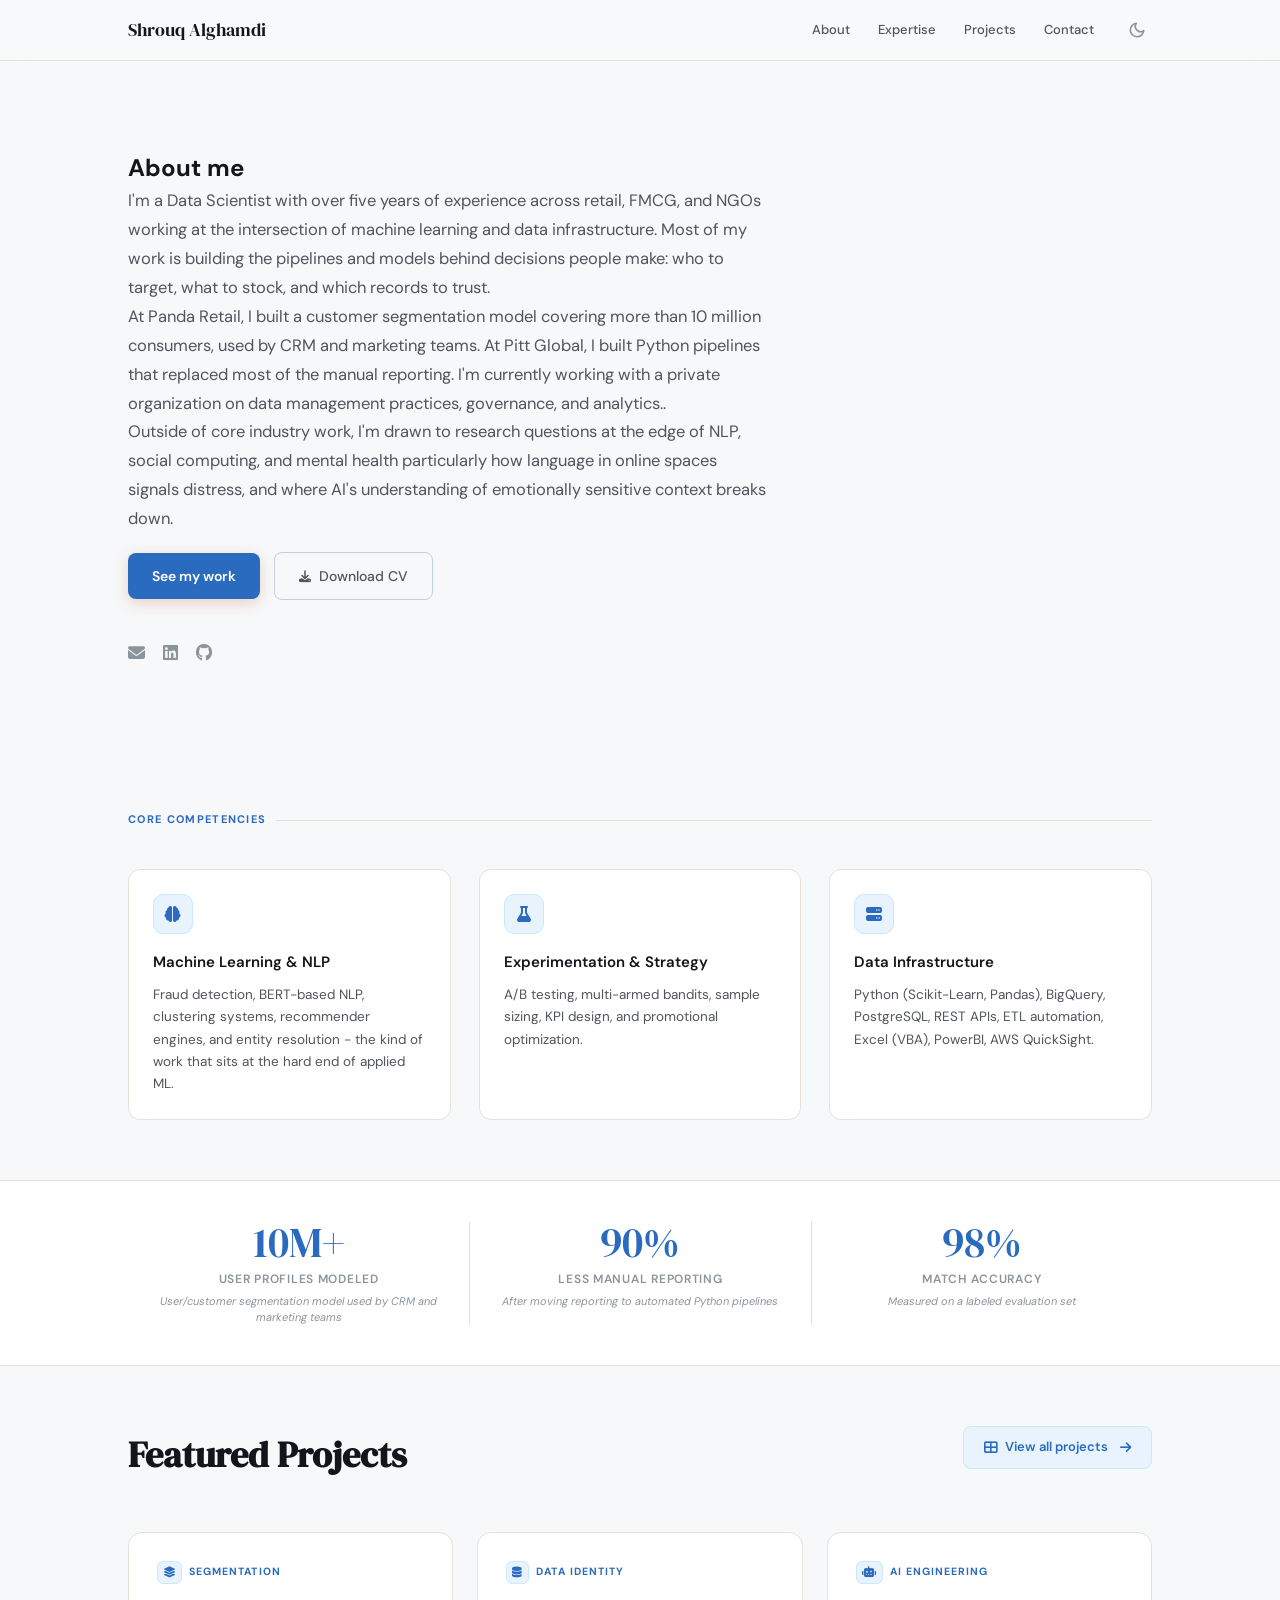
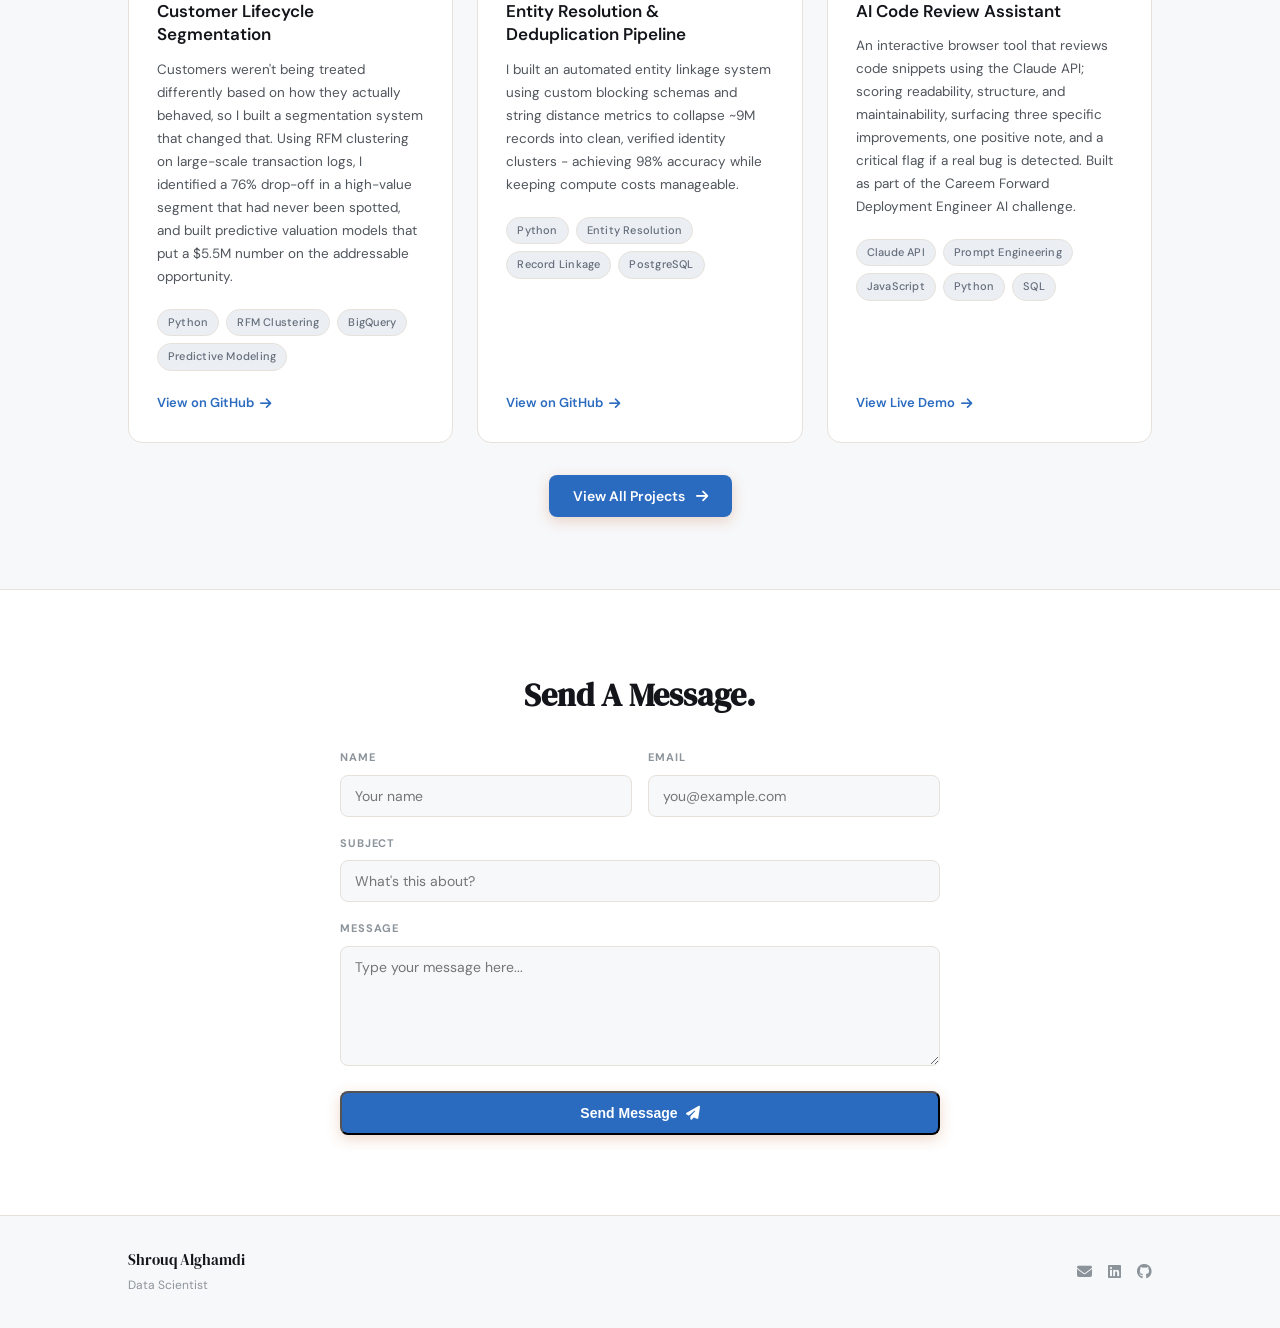
<file: index.html>
<!DOCTYPE html>
<html lang="en" data-theme="light">
<head>
  <script>
    (function () {
      const saved = localStorage.getItem('portfolio-theme');
      document.documentElement.setAttribute('data-theme', saved || 'light');
    })();
  </script>
  <meta charset="UTF-8" />
  <meta name="viewport" content="width=device-width, initial-scale=1.0" />
  <title>Shrouq Alghamdi - Portfolio</title>

  <link rel="preconnect" href="https://fonts.googleapis.com" />
  <link rel="preconnect" href="https://fonts.gstatic.com" crossorigin />
  <link href="https://fonts.googleapis.com/css2?family=DM+Serif+Display:ital@0;1&family=DM+Sans:ital,opsz,wght@0,9..40,300;0,9..40,400;0,9..40,500;0,9..40,600;1,9..40,300&display=swap" rel="stylesheet" />
  <link rel="stylesheet" href="https://cdnjs.cloudflare.com/ajax/libs/font-awesome/6.4.0/css/all.min.css" />

  <style>
    /* ── Tokens ────────────────────────────────────────────────────── */
    :root {
      --bg:          #f7f8fa;
      --bg-surface:  #ffffff;
      --bg-tint:     #e8ecf0;
      --nav-bg:      rgba(247, 249, 250, 0.88);
      --text:        #14151a;
      --text-2:      #50555c;
      --text-3:      #8c949b;
      --accent:      #2a6bc0;
      --accent-2:    #3e81e0;
      --accent-pale: #e8f3fd;
      --accent-pale2:#c8eaf9;
      --border:      #e6e1da;
      --border-2:    #c5cfd5;
      --card:        #ffffff;
      --card-hover:  #f7fbff;
      --tag-bg:      #ebeff4;
      --tag-text:    #656d7a;
    }
    [data-theme="dark"] {
      --bg:          #101114;
      --bg-surface:  #16181c;
      --bg-tint:     #1c1e22;
      --nav-bg:      rgba(16, 17, 20, 0.88);
      --text:        #e6eaf0;
      --text-2:      #a1a7b5;
      --text-3:      #59606b;
      --accent:      #3e81e0;
      --accent-2:    #5aa0f0;
      --accent-pale: #161f2a;
      --accent-pale2:#182235;
      --border:      #25282e;
      --border-2:    #30353d;
      --card:        #16171c;
      --card-hover:  #1c1e22;
      --tag-bg:      #20202a;
      --tag-text:    #848e9b;
    }

    /* ── Reset ────────────────────────────────────────────────────── */
    *, *::before, *::after { box-sizing: border-box; margin: 0; padding: 0; }
    html { scroll-behavior: smooth; }
    body {
      font-family: 'DM Sans', sans-serif;
      background: var(--bg);
      color: var(--text);
      line-height: 1.6;
      transition: background .3s, color .3s;
      -webkit-font-smoothing: antialiased;
    }
    a { color: inherit; text-decoration: none; }
    img { display: block; max-width: 100%; }

    /* ── Utility ──────────────────────────────────────────────────── */
    .serif { font-family: 'DM Serif Display', serif; }
    .accent { color: var(--accent); }
    .container { max-width: 1080px; margin: 0 auto; padding: 0 28px; }
    .tag {
      display: inline-flex; align-items: center; gap: 5px;
      padding: 4px 10px; border-radius: 20px;
      background: var(--tag-bg); color: var(--tag-text);
      font-size: 11px; font-weight: 500; letter-spacing: .02em;
      border: 1px solid var(--border);
    }

    /* ── Nav ──────────────────────────────────────────────────────── */
    nav {
      position: sticky; top: 0; z-index: 100;
      background: var(--nav-bg);
      backdrop-filter: blur(14px);
      border-bottom: 1px solid var(--border);
      transition: background .3s, border-color .3s;
    }
    .nav-inner {
      max-width: 1080px; margin: 0 auto; padding: 0 28px;
      height: 60px; display: flex; align-items: center; justify-content: space-between;
    }
    .nav-brand { font-family: 'DM Serif Display', serif; font-size: 18px; color: var(--text); }
    .nav-links { display: flex; align-items: center; gap: 28px; }
    .nav-links a {
      font-size: 13px; font-weight: 500; color: var(--text-2);
      transition: color .2s;
    }
    .nav-links a:hover { color: var(--accent); }
    .nav-cv {
      padding: 7px 16px; border-radius: 6px;
      background: var(--accent); color: #fff !important;
      font-size: 12px !important; font-weight: 600 !important;
      transition: background .2s, transform .15s !important;
    }
    .nav-cv:hover { background: var(--accent-2) !important; transform: translateY(-1px); }
    #theme-btn {
      background: none; border: none; cursor: pointer;
      color: var(--text-3); padding: 6px; border-radius: 6px;
      transition: color .2s, background .2s;
      display: flex; align-items: center;
    }
    #theme-btn:hover { color: var(--accent); background: var(--bg-tint); }
    .hamburger {
      display: none; background: none; border: none;
      cursor: pointer; color: var(--text-2); padding: 6px;
    }

    /* ── Hero layout ──────────────────────────────────────────────── */
    .hero-inner {
      display: grid;
      grid-template-columns: 1fr 280px;
      gap: 56px;
      align-items: center;
    }
    .hero-photo-col { display: flex; justify-content: center; align-items: flex-start; }
    .hero-photo-frame {
      width: 240px; height: 280px;
      border-radius: 20px;
      overflow: hidden;
      border: 3px solid var(--accent-pale2);
      box-shadow: 0 20px 48px rgba(192,98,42,.15), 0 0 0 8px var(--accent-pale);
      background: var(--bg-tint);
      position: relative;
      flex-shrink: 0;
    }
    .hero-photo-frame img {
      width: 100%; height: 100%; object-fit: cover; object-position: top center;
    }
    .photo-fallback {
      display: none;
      flex-direction: column; align-items: center; justify-content: center;
      gap: 12px; width: 100%; height: 100%;
      color: var(--text-3); font-size: 12px; text-align: center; line-height: 1.5;
    }
    .photo-fallback i { font-size: 40px; color: var(--border-2); }
    @media (max-width: 860px) {
      .hero-inner { grid-template-columns: 1fr; }
      .hero-photo-col { order: -1; }
      .hero-photo-frame { width: 120px; height: 140px; border-radius: 14px; }
    }
    /* ── Hero ─────────────────────────────────────────────────────── */
    .hero { padding: 88px 0 64px; }
    .hero-eyebrow {
      display: inline-flex; align-items: center; gap: 8px;
      padding: 6px 14px; border-radius: 20px;
      background: var(--accent-pale); border: 1px solid var(--accent-pale2);
      color: var(--accent); font-size: 12px; font-weight: 600;
      letter-spacing: .05em; text-transform: uppercase;
      margin-bottom: 28px;
    }
    .hero-eyebrow .dot {
      width: 7px; height: 7px; border-radius: 50%;
      background: var(--accent); animation: pulse 2s infinite;
    }
    @keyframes pulse {
      0%, 100% { opacity: 1; transform: scale(1); }
      50% { opacity: .5; transform: scale(.8); }
    }
    .hero h1 {
      font-family: 'DM Serif Display', serif;
      font-size: clamp(38px, 6vw, 64px);
      line-height: 1.1; color: var(--text); margin-bottom: 28px;
    }
    .hero h1 em { font-style: italic; color: var(--accent); }
    .hero-bio {
      max-width: 640px; font-size: 16.5px; color: var(--text-2);
      line-height: 1.75; margin-bottom: 18px;
    }
    .hero-aside {
      max-width: 580px; font-size: 14px; color: var(--text-3);
      font-style: italic; margin-bottom: 36px; line-height: 1.65;
    }
    .hero-aside i { color: var(--accent); margin-right: 6px; }
    .hero-actions { display: flex; flex-wrap: wrap; gap: 14px; align-items: center; margin-bottom: 40px; }
    .btn-primary {
      padding: 12px 24px; background: var(--accent); color: #fff;
      border-radius: 8px; font-weight: 600; font-size: 14px;
      transition: background .2s, transform .15s, box-shadow .2s;
      box-shadow: 0 4px 14px rgba(192,98,42,.25);
    }
    .btn-primary:hover { background: var(--accent-2); transform: translateY(-2px); box-shadow: 0 6px 20px rgba(192,98,42,.35); }
    .btn-outline {
      padding: 12px 24px; background: transparent; color: var(--text-2);
      border: 1px solid var(--border-2); border-radius: 8px;
      font-weight: 500; font-size: 14px; transition: border-color .2s, color .2s, transform .15s;
    }
    .btn-outline:hover { border-color: var(--accent); color: var(--accent); transform: translateY(-2px); }
    .hero-social { display: flex; align-items: center; gap: 18px; }
    .hero-social a {
      font-size: 17px; color: var(--text-3);
      transition: color .2s, transform .2s;
    }
    .hero-social a:hover { color: var(--accent); transform: translateY(-2px); }
    .hero-location {
      display: flex; align-items: center; gap: 6px;
      font-size: 12px; color: var(--text-3); font-weight: 500;
      padding: 5px 12px; border-radius: 20px;
      background: var(--bg-tint); border: 1px solid var(--border);
    }
    .hero-location i { color: var(--accent); }
    .btn-view-all {
      display: inline-flex; align-items: center; gap: 8px;
      padding: 10px 20px; border-radius: 8px;
      background: var(--accent-pale); border: 1px solid var(--accent-pale2);
      color: var(--accent); font-size: 13px; font-weight: 600;
      transition: background .2s, border-color .2s, transform .15s;
    }
    .btn-view-all:hover {
      background: var(--accent); color: #fff;
      transform: translateY(-2px);
    }

    /* ── Stats strip ──────────────────────────────────────────────── */
    .stats-strip {
      background: var(--bg-surface); border-top: 1px solid var(--border);
      border-bottom: 1px solid var(--border);
      padding: 40px 0; transition: background .3s;
    }
    .stats-grid {
      display: grid; grid-template-columns: repeat(3,1fr);
      gap: 0; text-align: center;
    }
    .stat-item { padding: 0 24px; }
    .stat-item + .stat-item { border-left: 1px solid var(--border); }
    .stat-num {
      font-family: 'DM Serif Display', serif;
      font-size: 42px; color: var(--accent); line-height: 1;
      margin-bottom: 8px;
    }
    .stat-label {
      font-size: 12px; font-weight: 600; color: var(--text-3);
      text-transform: uppercase; letter-spacing: .06em; line-height: 1.4;
      margin-bottom: 6px;
    }
    .stat-note {
      font-size: 11px; color: var(--text-3); font-style: italic;
      line-height: 1.4;
    }

    /* ── Skills ───────────────────────────────────────────────────── */
    .skills { padding: 80px 0 60px; }
    .section-label {
      font-size: 11px; font-weight: 700; letter-spacing: .12em;
      text-transform: uppercase; color: var(--accent); margin-bottom: 40px;
      display: flex; align-items: center; gap: 10px;
    }
    .section-label::after {
      content: ''; flex: 1; height: 1px; background: var(--border);
    }
    .skills-grid { display: grid; grid-template-columns: repeat(3,1fr); gap: 28px; }
    .skill-card {
      background: var(--card); border: 1px solid var(--border);
      border-radius: 12px; padding: 24px;
      transition: border-color .25s, transform .25s, box-shadow .25s;
    }
    .skill-card:hover {
      border-color: var(--accent-pale2); transform: translateY(-3px);
      box-shadow: 0 8px 24px rgba(0,0,0,.06);
    }
    .skill-icon {
      width: 40px; height: 40px; border-radius: 10px;
      background: var(--accent-pale); border: 1px solid var(--accent-pale2);
      display: flex; align-items: center; justify-content: center;
      color: var(--accent); font-size: 16px; margin-bottom: 16px;
    }
    .skill-card h3 { font-size: 15px; font-weight: 600; color: var(--text); margin-bottom: 10px; }
    .skill-card p { font-size: 13.5px; color: var(--text-2); line-height: 1.65; }

    /* ── Portfolio ────────────────────────────────────────────────── */
    .portfolio { padding: 60px 0 80px; }
    .portfolio-header {
      display: flex; align-items: flex-start; justify-content: space-between;
      gap: 20px; margin-bottom: 48px; flex-wrap: wrap;
    }
    .portfolio-header h2 {
      font-family: 'DM Serif Display', serif;
      font-size: clamp(26px, 4vw, 36px); color: var(--text);
    }
    .projects-grid { display: grid; grid-template-columns: repeat(3,1fr); gap: 24px; }

    @media (max-width: 980px) and (min-width: 861px) {
      .projects-grid { grid-template-columns: repeat(2,1fr); }
    }

    .project-card {
      background: var(--card); border: 1px solid var(--border);
      border-radius: 14px; padding: 28px;
      display: flex; flex-direction: column; justify-content: space-between;
      transition: border-color .25s, box-shadow .25s, transform .25s, background .25s;
      position: relative; overflow: hidden;
    }
    .project-card::before {
      content: ''; position: absolute; top: 0; left: 0;
      width: 3px; height: 100%; background: transparent;
      transition: background .25s;
    }
    .project-card:hover {
      border-color: var(--accent-pale2); background: var(--card-hover);
      transform: translateY(-4px);
      box-shadow: 0 12px 32px rgba(0,0,0,.07);
    }
    .project-card:hover::before { background: var(--accent); }

    .project-card.full-width { grid-column: span 2; }

    .card-eyebrow {
      display: flex; align-items: center; justify-content: space-between;
      margin-bottom: 16px; gap: 10px; flex-wrap: wrap;
    }
    .card-category {
      display: flex; align-items: center; gap: 7px;
      font-size: 10.5px; font-weight: 700; letter-spacing: .1em;
      text-transform: uppercase; color: var(--accent);
    }
    .card-category i {
      padding: 5px; border-radius: 6px;
      background: var(--accent-pale); border: 1px solid var(--accent-pale2);
      font-size: 11px;
    }
    .nda-badge {
      display: flex; align-items: center; gap: 5px;
      font-size: 10px; font-weight: 600; color: var(--text-3);
      padding: 3px 8px; border-radius: 4px;
      background: var(--bg-tint); border: 1px solid var(--border);
    }
    .project-card h3 {
      font-size: 17px; font-weight: 600; color: var(--text);
      margin-bottom: 12px; line-height: 1.4;
      transition: color .2s;
    }
    .project-card:hover h3 { color: var(--accent); }
    .project-card p {
      font-size: 13.5px; color: var(--text-2); line-height: 1.7;
      margin-bottom: 20px;
    }
    .project-img-wrap {
      border-radius: 8px; overflow: hidden;
      border: 1px solid var(--border); margin-bottom: 20px;
      aspect-ratio: 16/9; background: var(--bg-tint);
    }
    .project-img-wrap img {
      width: 100%; height: 100%; object-fit: cover;
      transition: transform .5s;
    }
    .project-card:hover .project-img-wrap img { transform: scale(1.03); }
    .img-caption {
      font-size: 10px; font-weight: 600; letter-spacing: .06em;
      text-transform: uppercase; color: var(--text-3); margin-bottom: 8px;
    }

    .card-footer { margin-top: auto; }
    .tags { display: flex; flex-wrap: wrap; gap: 7px; margin-bottom: 18px; }
    .card-link {
      display: inline-flex; align-items: center; gap: 6px;
      font-size: 13px; font-weight: 600; color: var(--accent);
      transition: gap .2s, color .2s;
    }
    .card-link:hover { gap: 10px; color: var(--accent-2); }
    .card-link-disabled {
      display: inline-flex; align-items: center; gap: 6px;
      font-size: 13px; font-weight: 500; color: var(--text-3);
      cursor: default;
    }
    .nda-note {
      font-size: 12px; color: var(--text-3); font-style: italic;
      margin-bottom: 14px; line-height: 1.55;
      padding: 10px 14px; border-radius: 6px;
      background: var(--bg-tint); border: 1px solid var(--border);
    }

    /* ── Contact ──────────────────────────────────────────────────── */
    .contact {
      background: var(--bg-surface); border-top: 1px solid var(--border);
      padding: 80px 0; transition: background .3s;
    }
    .contact-inner {
      display: grid; grid-template-columns: 1fr 1.4fr; gap: 64px; align-items: start;
    }
    .contact-left h2 {
      font-family: 'DM Serif Display', serif;
      font-size: 32px; color: var(--text); margin-bottom: 16px; line-height: 1.25;
    }
    .contact-left p { font-size: 14px; color: var(--text-2); line-height: 1.7; margin-bottom: 28px; }
    .contact-links { display: flex; flex-direction: column; gap: 12px; }
    .contact-link-item {
      display: flex; align-items: center; gap: 12px;
      font-size: 13.5px; color: var(--text-2);
      transition: color .2s;
    }
    .contact-link-item:hover { color: var(--accent); }
    .contact-link-item i {
      width: 34px; height: 34px; border-radius: 8px;
      background: var(--accent-pale); border: 1px solid var(--accent-pale2);
      display: flex; align-items: center; justify-content: center;
      color: var(--accent); font-size: 13px; flex-shrink: 0;
    }
    .form-group { margin-bottom: 18px; }
    .form-group label {
      display: block; font-size: 11px; font-weight: 700;
      letter-spacing: .08em; text-transform: uppercase;
      color: var(--text-3); margin-bottom: 8px;
    }
    .form-group input,
    .form-group textarea {
      width: 100%; padding: 11px 14px;
      background: var(--bg); border: 1px solid var(--border);
      border-radius: 8px; font-family: 'DM Sans', sans-serif;
      font-size: 14px; color: var(--text);
      transition: border-color .2s, box-shadow .2s;
      outline: none;
    }
    .form-group input:focus,
    .form-group textarea:focus {
      border-color: var(--accent);
      box-shadow: 0 0 0 3px rgba(192,98,42,.12);
    }
    .form-group textarea { resize: vertical; min-height: 120px; }
    .form-row { display: grid; grid-template-columns: 1fr 1fr; gap: 16px; }
    .form-status {
      display: none; font-size: 13px; font-weight: 500;
      padding: 10px 14px; border-radius: 6px; margin-top: 12px;
    }
    .form-status.success { 
      display: block;
      background: #f0faf4; color: #166534; border: 1px solid #bbf7d0;
    }
    .form-status.error { 
      display: block;
      background: #fff1f2; color: #9f1239; border: 1px solid #fecdd3;
    }
    [data-theme="dark"] .form-status.success {
      background: #052e16; color: #86efac; border-color: #166534;
    }
    [data-theme="dark"] .form-status.error {
      background: #2d0a10; color: #fca5a5; border-color: #9f1239;
    }

    /* ── Footer ───────────────────────────────────────────────────── */
    footer {
      background: var(--bg); border-top: 1px solid var(--border);
      padding: 32px 0; transition: background .3s;
    }
    .footer-inner {
      display: flex; align-items: center; justify-content: space-between;
      flex-wrap: wrap; gap: 16px;
    }
    .footer-name { font-family: 'DM Serif Display', serif; font-size: 15px; color: var(--text); }
    .footer-copy { font-size: 12px; color: var(--text-3); }
    .footer-links { display: flex; gap: 16px; }
    .footer-links a { font-size: 15px; color: var(--text-3); transition: color .2s; }
    .footer-links a:hover { color: var(--accent); }

    /* ── Mobile nav ───────────────────────────────────────────────── */
    @media (max-width: 768px) {
      .hamburger { display: flex; }
      .nav-desktop { display: none; }
      .nav-desktop.open {
        display: flex; flex-direction: column; gap: 0;
        position: absolute; top: 60px; left: 0; right: 0;
        background: var(--nav-bg); backdrop-filter: blur(14px);
        border-bottom: 1px solid var(--border);
        padding: 8px 0;
      }
      .nav-desktop.open a {
        padding: 12px 28px; display: block;
        border-bottom: 1px solid var(--border);
      }
      .nav-desktop.open .nav-cv { margin: 12px 28px; display: inline-flex; }
      .nav-links { flex-direction: column; width: 100%; gap: 0; }
      nav { position: sticky; }
    }
    @media (max-width: 860px) {
      .skills-grid { grid-template-columns: 1fr; }
      .projects-grid { grid-template-columns: 1fr; }
      .project-card.full-width { grid-column: span 1; }
      .stats-grid { grid-template-columns: 1fr; }
      .stat-item + .stat-item { border-left: none; border-top: 1px solid var(--border); padding-top: 24px; margin-top: 24px; }
      .contact-inner { grid-template-columns: 1fr; gap: 40px; }
      .form-row { grid-template-columns: 1fr; }
    }
    @media (max-width: 540px) {
      .hero { padding: 56px 0 48px; }
      .hero h1 { font-size: 34px; }
      .nav-brand { font-size: 16px; }
    }

    /* ── Scroll reveal ────────────────────────────────────────────── */
    html.js-reveal-ready .reveal { opacity: 0; transform: translateY(22px); transition: opacity .6s, transform .6s; }
    html.js-reveal-ready .reveal.visible { opacity: 1; transform: none; }
  </style>
</head>
<body>

<!-- NAV -->
<nav>
  <div class="nav-inner">
    <span class="nav-brand">Shrouq Alghamdi</span>
    <button class="hamburger" id="hamburger" aria-label="Toggle menu">
      <i class="fas fa-bars"></i>
    </button>
    <div class="nav-links nav-desktop" id="nav-desktop">
      <a href="#about">About</a>
      <a href="#skills">Expertise</a>
      <a href="projects-page.html">Projects</a>
      <a href="#contact">Contact</a>
      <!--<a href="shrouq_alghamdi_resume.pdf" download class="nav-cv"><i class="fas fa-download" style="margin-right:6px;font-size:11px"></i>Download CV</a>-->
      <button id="theme-btn" aria-label="Toggle theme">
        <svg id="icon-sun" style="display:none" width="18" height="18" fill="none" stroke="currentColor" stroke-width="2.2" stroke-linecap="round" stroke-linejoin="round" viewBox="0 0 24 24"><circle cx="12" cy="12" r="5"/><line x1="12" y1="1" x2="12" y2="3"/><line x1="12" y1="21" x2="12" y2="23"/><line x1="4.22" y1="4.22" x2="5.64" y2="5.64"/><line x1="18.36" y1="18.36" x2="19.78" y2="19.78"/><line x1="1" y1="12" x2="3" y2="12"/><line x1="21" y1="12" x2="23" y2="12"/><line x1="4.22" y1="19.78" x2="5.64" y2="18.36"/><line x1="18.36" y1="5.64" x2="19.78" y2="4.22"/></svg>
        <svg id="icon-moon" width="18" height="18" fill="none" stroke="currentColor" stroke-width="2.2" stroke-linecap="round" stroke-linejoin="round" viewBox="0 0 24 24"><path d="M21 12.79A9 9 0 1 1 11.21 3 7 7 0 0 0 21 12.79z"/></svg>
      </button>
    </div>
  </div>
</nav>

<!-- HERO -->
<section id="about" class="hero">
  <div class="container">
    <div class="hero-inner">
      <div class="hero-text">
        <!--<div class="hero-eyebrow reveal">
          <span class="dot"></span>
          Open to new opportunities
        </div>-->
        <h2 class="reveal" style="transition-delay:.07s">
          About me
        </h2>
        <p class="hero-bio reveal" style="transition-delay:.14s">
          I'm a Data Scientist with over five years of experience across retail, FMCG, and NGOs working at the intersection of machine learning and data infrastructure. Most of my work is building the pipelines and models behind decisions people make: who to target, what to stock, and which records to trust.
          <br>At Panda Retail, I built a customer segmentation model covering more than 10 million consumers, used by CRM and marketing teams. At Pitt Global, I built Python pipelines that replaced most of the manual reporting. I'm currently working with a private organization on data management practices, governance, and analytics..
          <br>Outside of core industry work, I'm drawn to research questions at the edge of NLP, social computing, and mental health particularly how language in online spaces signals distress, and where AI's understanding of emotionally sensitive context breaks down.
          <!--<br>I care about the engineering as much as the insight it produces: rigorous, thoughtful data work that speaks truth about human experience, not just optimizes a funnel.-->
        </p>
        <div class="hero-actions reveal" style="transition-delay:.22s">
          <a href="#portfolio" class="btn-primary">See my work</a>
          <a href="shrouq_alghamdi_resume.pdf" download class="btn-outline"><i class="fas fa-download" style="margin-right:8px;font-size:12px"></i>Download CV</a>
        </div>
        <div class="hero-social reveal" style="transition-delay:.26s">
          <a href="mailto:shrouq.ghamdi.ds@gmail.com" title="Email"><i class="fas fa-envelope"></i></a>
          <a href="https://linkedin.com/in/shrouq-alghamdi" target="_blank" rel="noopener" title="LinkedIn"><i class="fab fa-linkedin"></i></a>
          <a href="https://github.com/shrouqgh" target="_blank" rel="noopener" title="GitHub"><i class="fab fa-github"></i></a>
          <!--<span class="hero-location"><i class="fas fa-map-marker-alt"></i> US &amp; Saudi Arabia</span>-->
        </div>
      </div>
      <!--<div class="hero-photo-col reveal" style="transition-delay:.1s">
        <div class="hero-photo-frame">
          <img src="images/personal-photo.jpg"
               onerror="this.style.display='none';this.nextElementSibling.style.display='flex'" />
          <div class="photo-fallback">
            <i class="fas fa-user"></i>
            <span>Add photo</span>
          </div>
        </div>-->
      </div>
    </div>
  </div>
</section>

<!-- SKILLS -->
<section id="skills" class="skills">
  <div class="container">
    <div class="section-label reveal">Core Competencies</div>
    <div class="skills-grid">
      <div class="skill-card reveal">
        <div class="skill-icon"><i class="fas fa-brain"></i></div>
        <h3>Machine Learning &amp; NLP</h3>
        <p>Fraud detection, BERT-based NLP, clustering systems, recommender engines, and entity resolution - the kind of work that sits at the hard end of applied ML.</p>
      </div>
      <div class="skill-card reveal" style="transition-delay:.08s">
        <div class="skill-icon"><i class="fas fa-flask"></i></div>
        <h3>Experimentation &amp; Strategy</h3>
        <p>A/B testing, multi-armed bandits, sample sizing, KPI design, and promotional optimization.</p>
      </div>
      <div class="skill-card reveal" style="transition-delay:.16s">
        <div class="skill-icon"><i class="fas fa-server"></i></div>
        <h3>Data Infrastructure</h3>
        <p>Python (Scikit-Learn, Pandas), BigQuery, PostgreSQL, REST APIs, ETL automation, Excel (VBA), PowerBI, AWS QuickSight.</p>
      </div>
    </div>
  </div>
</section>

<!-- STATS -->
<div class="stats-strip">
  <div class="container">
    <div class="stats-grid">
      <div class="stat-item reveal">
        <div class="stat-num">10M+</div>
        <div class="stat-label">User Profiles Modeled</div>
        <div class="stat-note">User/customer segmentation model used by CRM and marketing teams</div>
      </div>
<!--      <div class="stat-item reveal" style="transition-delay:.08s">
        <div class="stat-num">$5.5M+</div>
        <div class="stat-label">Business Impact Identified</div>
        <div class="stat-note">Addressable opportunity from lifecycle segmentation work</div>
      </div> -->
      <div class="stat-item reveal" style="transition-delay:.08s">
        <div class="stat-num">90%</div>
        <div class="stat-label">Less manual reporting</div>
        <div class="stat-note">After moving reporting to automated Python pipelines</div>
      </div>
      <div class="stat-item reveal" style="transition-delay:.16s">
        <div class="stat-num">98%</div>
        <div class="stat-label">Match accuracy</div>
        <div class="stat-note">Measured on a labeled evaluation set</div>
      </div>
    </div>
  </div>
</div>

<!-- PORTFOLIO -->
<section id="portfolio" class="portfolio">
  <div class="container">
    <div class="portfolio-header">
      <h2 class="reveal">Featured Projects</h2>
      <a href="projects-page.html" class="btn-view-all reveal" style="transition-delay:.1s"><i class="fas fa-th-large"></i> View all projects <i class="fas fa-arrow-right" style="margin-left:4px"></i></a>
    </div>
    <div class="projects-grid">

      <!-- 1 -->
      <div class="project-card reveal">
        <div>
          <div class="card-eyebrow">
            <div class="card-category"><i class="fas fa-layer-group"></i> Segmentation</div>
          </div>
          <h3>Customer Lifecycle Segmentation</h3>
          <p>Customers weren't being treated differently based on how they actually behaved, so I built a segmentation system that changed that. Using RFM clustering on large-scale transaction logs, I identified a 76% drop-off in a high-value segment that had never been spotted, and built predictive valuation models that put a $5.5M number on the addressable opportunity.</p>
          <div class="tags">
            <span class="tag">Python</span><span class="tag">RFM Clustering</span>
            <span class="tag">BigQuery</span><span class="tag">Predictive Modeling</span>
          </div>
        </div>
        <div class="card-footer">
          <a href="https://github.com/Shrouqgh/customer-lifecycle-segmentation" target="_blank" rel="noopener" class="card-link">
            View on GitHub <i class="fas fa-arrow-right"></i>
          </a>
        </div>
      </div>


      <!-- 5 -->
      <div class="project-card reveal">
        <div>
          <div class="card-eyebrow">
            <div class="card-category"><i class="fas fa-database"></i> Data Identity</div>
          </div>
          <h3>Entity Resolution &amp; Deduplication Pipeline</h3>
          <p>I built an automated entity linkage system using custom blocking schemas and string distance metrics to collapse ~9M records into clean, verified identity clusters - achieving 98% accuracy while keeping compute costs manageable.</p>
          <div class="tags">
            <span class="tag">Python</span><span class="tag">Entity Resolution</span>
            <span class="tag">Record Linkage</span><span class="tag">PostgreSQL</span>
          </div>
        </div>
        <div class="card-footer">
          <a href="https://github.com/Shrouqgh/pitt-ucis-projects" target="_blank" rel="noopener" class="card-link">
            View on GitHub <i class="fas fa-arrow-right"></i>
          </a>
        </div>
      </div>



    <!-- AI code review assistant -->
  <div class="project-card reveal" style="transition-delay:.08s">
    <div>
      <div class="card-eyebrow">
        <div class="card-category"><i class="fas fa-robot"></i> AI Engineering</div>
      </div>
      <h3>AI Code Review Assistant</h3>
      <p>An interactive browser tool that reviews code snippets using the Claude API; scoring readability, structure, and maintainability, surfacing three specific improvements, one positive note, and a critical flag if a real bug is detected. Built as part of the Careem Forward Deployment Engineer AI challenge.</p>
      <div class="tags">
        <span class="tag">Claude API</span>
        <span class="tag">Prompt Engineering</span>
        <span class="tag">JavaScript</span>
        <span class="tag">Python</span>
        <span class="tag">SQL</span>
      </div>
    </div>
    <div class="card-footer">
      <a href="https://shrouqgh.github.io/ai-code-reviewer/" target="_blank" rel="noopener" class="card-link">
        View Live Demo <i class="fas fa-arrow-right"></i>
      </a>
    </div>
  </div>

      </div>

      <div style="text-align:center; margin-top: 40px;">
        <a href="projects-page.html" class="btn-primary">View All Projects <i class="fas fa-arrow-right" style="margin-left:8px"></i></a>
      </div>
    
  </div>
  </section>




<!-- CONTACT -->
<section id="contact" class="contact">
  <div class="container">
    <div class="contact-inner-centered" style="max-width: 600px; margin: 0 auto; text-align: center;">
      
      <div class="reveal">
        <h1 style="font-family: 'DM Serif Display', serif; font-size: 32px; color: var(--text); margin-bottom: 28px;">Send A Message.</h1>
      </div>
      
      <div class="reveal" style="transition-delay:.1s">
        <form id="contact-form" action="https://formspree.io/f/xpqnpkew" method="POST" style="text-align: left;">
          <div class="form-row">
            <div class="form-group">
              <label for="name">Name</label>
              <input type="text" id="name" name="name" required placeholder="Your name" />
            </div>
            <div class="form-group">
              <label for="email">Email</label>
              <input type="email" id="email" name="email" required placeholder="you@example.com" />
            </div>
          </div>
          <div class="form-group">
            <label for="subject">Subject</label>
            <input type="text" id="subject" name="subject" required placeholder="What's this about?" />
          </div>
          <div class="form-group">
            <label for="message">Message</label>
            <textarea id="message" name="message" required placeholder="Type your message here..."></textarea>
          </div>
          <button type="submit" class="btn-primary" style="width:100%;justify-content:center;display:flex;align-items:center;gap:8px" id="submit-btn">
            <span id="btn-text">Send Message</span>
            <i class="fas fa-paper-plane" id="btn-icon"></i>
          </button>
          <div class="form-status" id="form-status"></div>
        </form>
      </div>

    </div>
  </div>
</section>

<!-- FOOTER -->
<footer>
  <div class="container">
    <div class="footer-inner">
      <div>
        <div class="footer-name">Shrouq Alghamdi</div>
        <div class="footer-copy" style="margin-top:4px">Data Scientist</div>
      </div>
      <div class="footer-links">
        <a href="mailto:shrouq.ghamdi.ds@gmail.com" title="Email"><i class="fas fa-envelope"></i></a>
        <a href="https://linkedin.com/in/shrouq-alghamdi" target="_blank" rel="noopener" title="LinkedIn"><i class="fab fa-linkedin"></i></a>
        <a href="https://github.com/shrouqgh" target="_blank" rel="noopener" title="GitHub"><i class="fab fa-github"></i></a>
      </div>
    </div>
  </div>
</footer>

<script data-goatcounter="https://shrouqgh.goatcounter.com/count" async src="//gc.zgo.at/count.js"></script>
<script>
document.addEventListener('DOMContentLoaded', () => {

  // ── Theme toggle
  const btn  = document.getElementById('theme-btn');
  const sun  = document.getElementById('icon-sun');
  const moon = document.getElementById('icon-moon');

  function applyTheme(t) {
    document.documentElement.setAttribute('data-theme', t);
    if (sun && moon) {
      sun.style.display  = t === 'dark' ? 'block' : 'none';
      moon.style.display = t === 'dark' ? 'none'  : 'block';
    }
  }

  // Read the theme already set by the inline script in <head>
  applyTheme(document.documentElement.getAttribute('data-theme') || 'light');

  if (btn) {
    btn.addEventListener('click', () => {
      const next = document.documentElement.getAttribute('data-theme') === 'dark' ? 'light' : 'dark';
      applyTheme(next);
      localStorage.setItem('portfolio-theme', next);
    });
  }

  // ── Hamburger
  const hamburger = document.getElementById('hamburger');
  const navDesktop = document.getElementById('nav-desktop');
  if (hamburger && navDesktop) {
    hamburger.addEventListener('click', () => navDesktop.classList.toggle('open'));
  }

  // ── Contact form with status
  const form      = document.getElementById('contact-form');
  const status    = document.getElementById('form-status');
  const submitBtn = document.getElementById('submit-btn');
  const btnText   = document.getElementById('btn-text');
  const btnIcon   = document.getElementById('btn-icon');

  if (form) {
    form.addEventListener('submit', async (e) => {
      e.preventDefault();
      btnText.textContent = 'Sending…';
      btnIcon.className = 'fas fa-spinner fa-spin';
      submitBtn.disabled = true;
      try {
        const res = await fetch(form.action, {
          method: 'POST',
          body: new FormData(form),
          headers: { 'Accept': 'application/json' }
        });
        if (res.ok) {
          status.textContent = '✓ Message sent! I\'ll get back to you soon.';
          status.className = 'form-status success';
          form.reset();
          btnText.textContent = 'Message Sent';
          btnIcon.className = 'fas fa-check';
        } else {
          throw new Error();
        }
      } catch {
        status.textContent = '⚠ Something went wrong. Please email me directly at shrouq.ghamdi.ds@gmail.com';
        status.className = 'form-status error';
        btnText.textContent = 'Send Message';
        btnIcon.className = 'fas fa-paper-plane';
        submitBtn.disabled = false;
      }
    });
  }

  document.documentElement.classList.add('js-reveal-ready');
  const observer = new IntersectionObserver((entries) => {
    entries.forEach(e => {
      if (e.isIntersecting) { e.target.classList.add('visible'); observer.unobserve(e.target); }
    });
  }, { threshold: 0.08 });
  document.querySelectorAll('.reveal').forEach(el => observer.observe(el));

});
</script>
</body>
</html>
</file>
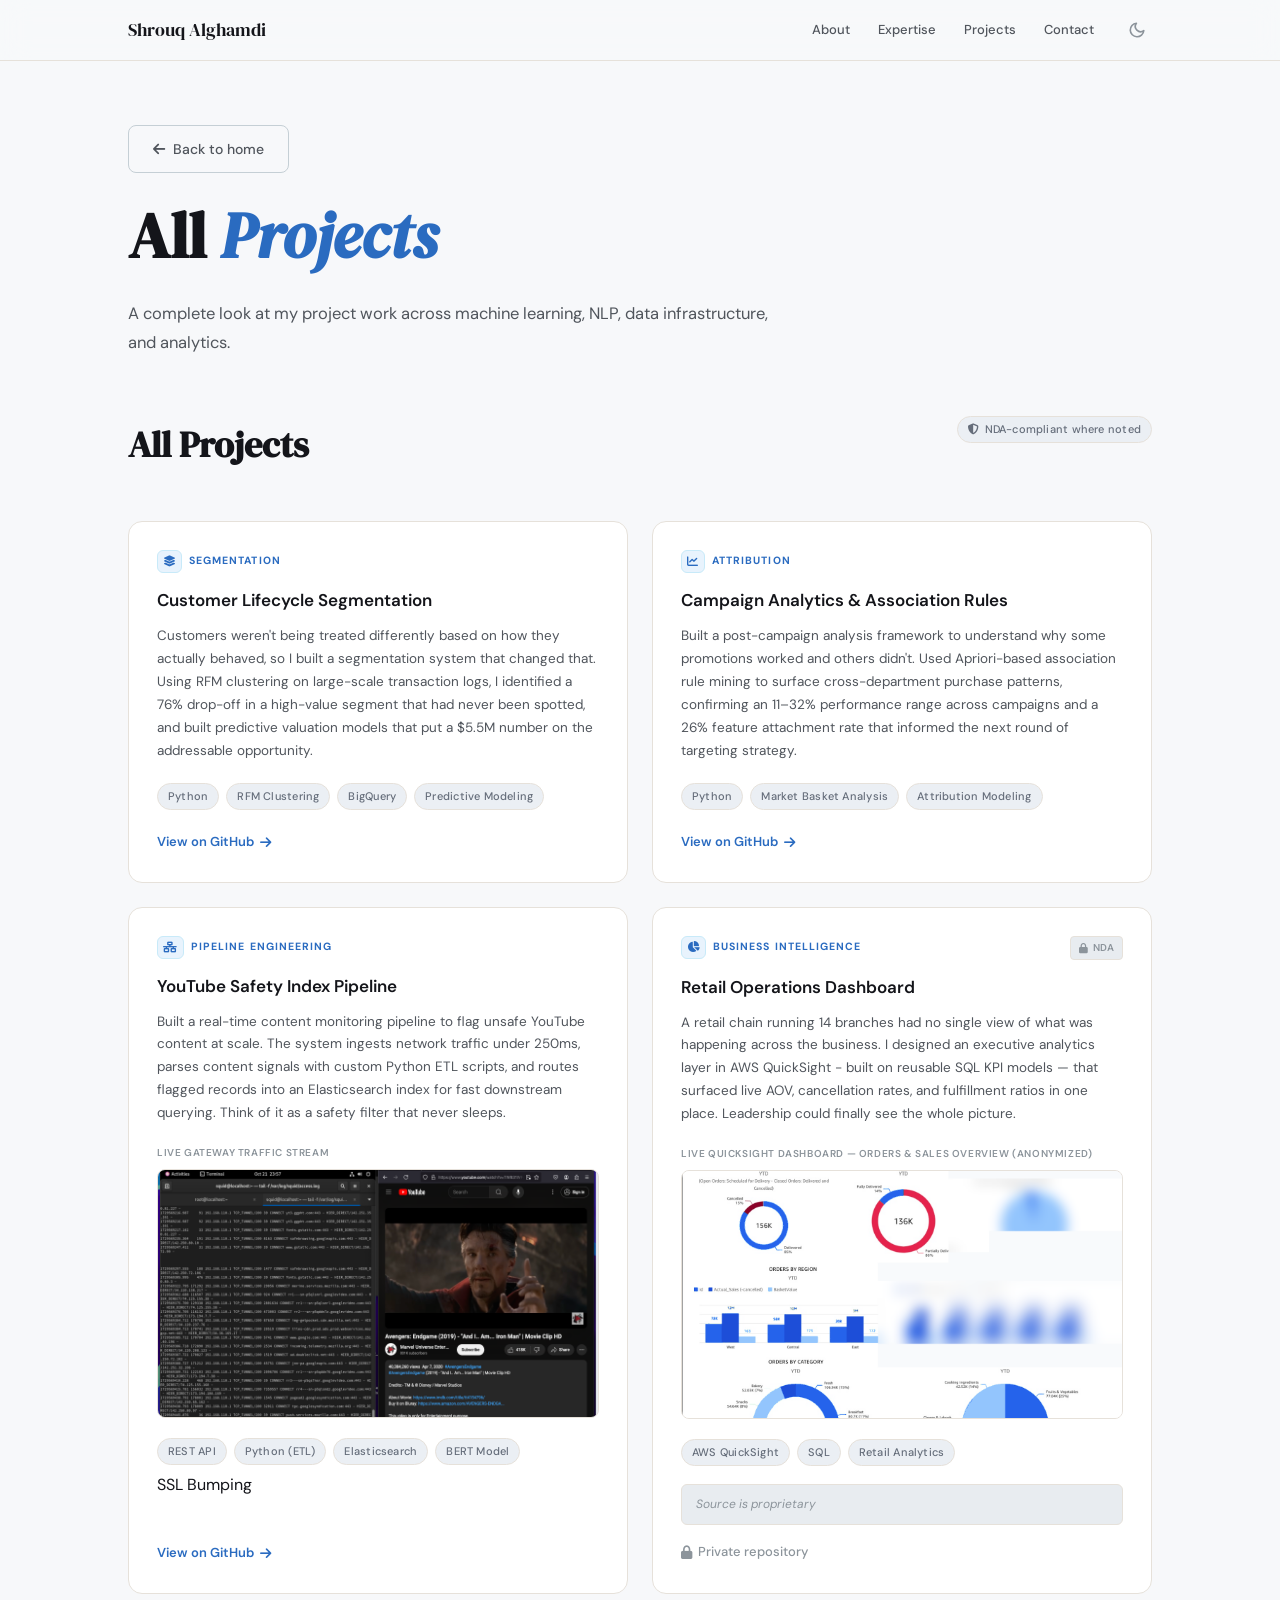
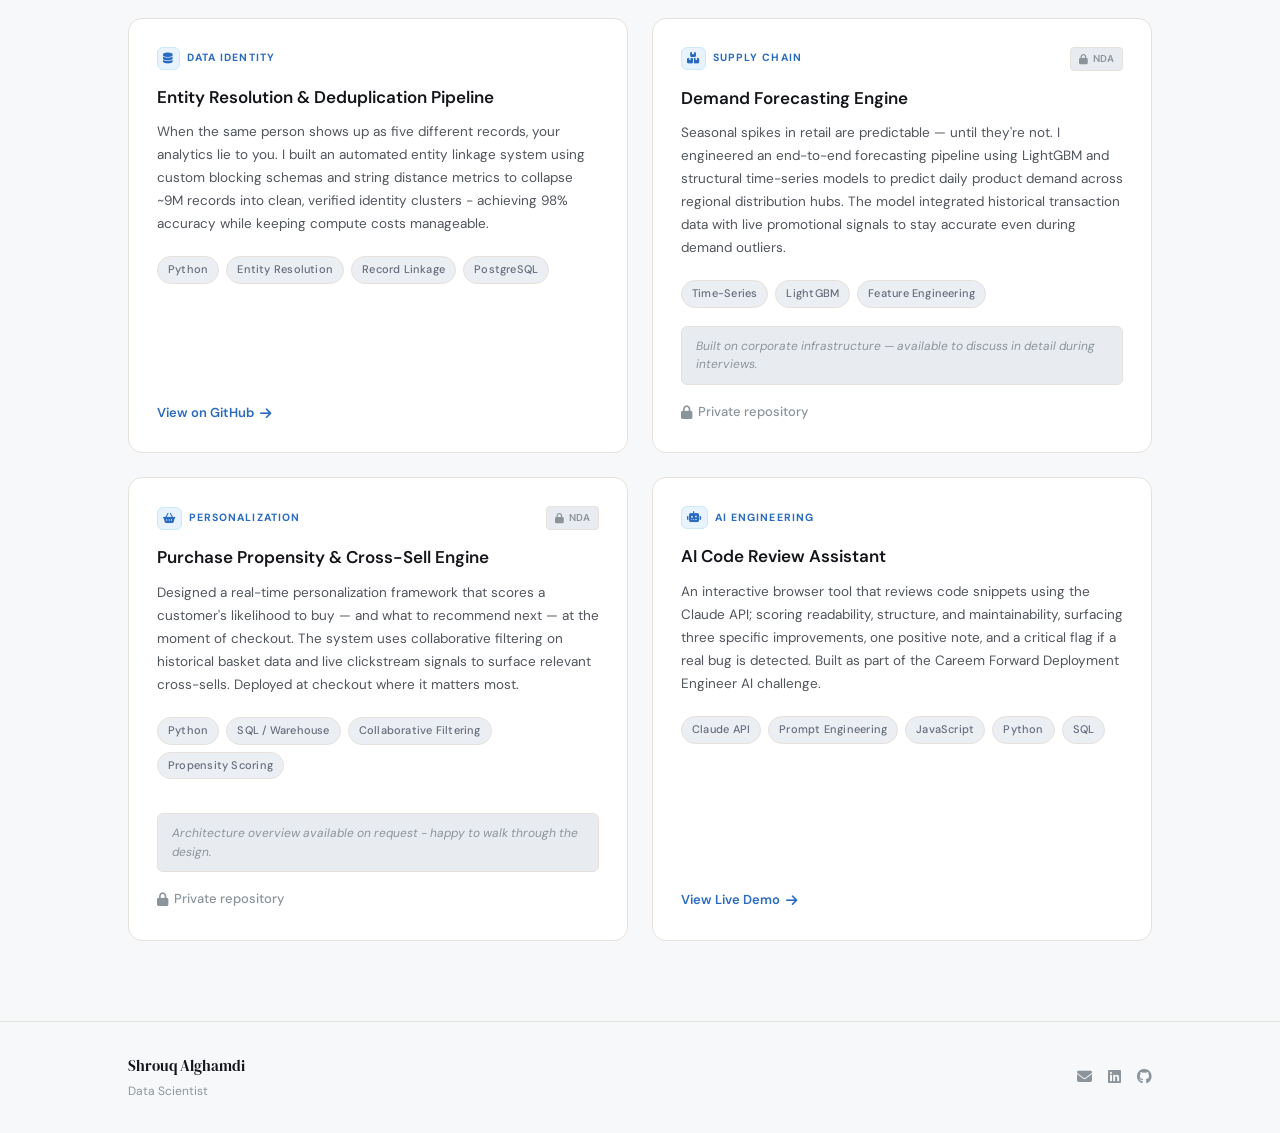
<file: projects-page.html>
<!DOCTYPE html>
<html lang="en" data-theme="light">
<head>
  <script>
    (function () {
      const saved = localStorage.getItem('portfolio-theme');
      document.documentElement.setAttribute('data-theme', saved || 'light');
    })();
  </script>
  <meta charset="UTF-8" />
  <meta name="viewport" content="width=device-width, initial-scale=1.0" />
  <title>Projects - Shrouq Alghamdi</title>

  <link rel="preconnect" href="https://fonts.googleapis.com" />
  <link rel="preconnect" href="https://fonts.gstatic.com" crossorigin />
  <link href="https://fonts.googleapis.com/css2?family=DM+Serif+Display:ital@0;1&family=DM+Sans:ital,opsz,wght@0,9..40,300;0,9..40,400;0,9..40,500;0,9..40,600;1,9..40,300&display=swap" rel="stylesheet" />
  <link rel="stylesheet" href="https://cdnjs.cloudflare.com/ajax/libs/font-awesome/6.4.0/css/all.min.css" />

  <style>
    /* ── Tokens ────────────────────────────────────────────────────── */
    :root {
      --bg:          #f7f8fa;
      --bg-surface:  #ffffff;
      --bg-tint:     #e8ecf0;
      --nav-bg:      rgba(247, 249, 250, 0.88);
      --text:        #14151a;
      --text-2:      #50555c;
      --text-3:      #8c949b;
      --accent:      #2a6bc0;
      --accent-2:    #3e81e0;
      --accent-pale: #e8f3fd;
      --accent-pale2:#c8eaf9;
      --border:      #e6e1da;
      --border-2:    #c5cfd5;
      --card:        #ffffff;
      --card-hover:  #f7fbff;
      --tag-bg:      #ebeff4;
      --tag-text:    #656d7a;
    }
    [data-theme="dark"] {
      --bg:          #101114;
      --bg-surface:  #16181c;
      --bg-tint:     #1c1e22;
      --nav-bg:      rgba(16, 17, 20, 0.88);
      --text:        #e6eaf0;
      --text-2:      #a1a7b5;
      --text-3:      #59606b;
      --accent:      #3e81e0;
      --accent-2:    #5aa0f0;
      --accent-pale: #161f2a;
      --accent-pale2:#182235;
      --border:      #25282e;
      --border-2:    #30353d;
      --card:        #16171c;
      --card-hover:  #1c1e22;
      --tag-bg:      #20202a;
      --tag-text:    #848e9b;
    }

    /* ── Reset ────────────────────────────────────────────────────── */
    *, *::before, *::after { box-sizing: border-box; margin: 0; padding: 0; }
    html { scroll-behavior: smooth; }
    body {
      font-family: 'DM Sans', sans-serif;
      background: var(--bg);
      color: var(--text);
      line-height: 1.6;
      transition: background .3s, color .3s;
      -webkit-font-smoothing: antialiased;
    }
    a { color: inherit; text-decoration: none; }
    img { display: block; max-width: 100%; }

    /* ── Utility ──────────────────────────────────────────────────── */
    .serif { font-family: 'DM Serif Display', serif; }
    .accent { color: var(--accent); }
    .container { max-width: 1080px; margin: 0 auto; padding: 0 28px; }
    .tag {
      display: inline-flex; align-items: center; gap: 5px;
      padding: 4px 10px; border-radius: 20px;
      background: var(--tag-bg); color: var(--tag-text);
      font-size: 11px; font-weight: 500; letter-spacing: .02em;
      border: 1px solid var(--border);
    }

    /* ── Nav ──────────────────────────────────────────────────────── */
    nav {
      position: sticky; top: 0; z-index: 100;
      background: var(--nav-bg);
      backdrop-filter: blur(14px);
      border-bottom: 1px solid var(--border);
      transition: background .3s, border-color .3s;
    }
    .nav-inner {
      max-width: 1080px; margin: 0 auto; padding: 0 28px;
      height: 60px; display: flex; align-items: center; justify-content: space-between;
    }
    .nav-brand { font-family: 'DM Serif Display', serif; font-size: 18px; color: var(--text); }
    .nav-links { display: flex; align-items: center; gap: 28px; }
    .nav-links a {
      font-size: 13px; font-weight: 500; color: var(--text-2);
      transition: color .2s;
    }
    .nav-links a:hover { color: var(--accent); }
    .nav-cv {
      padding: 7px 16px; border-radius: 6px;
      background: var(--accent); color: #fff !important;
      font-size: 12px !important; font-weight: 600 !important;
      transition: background .2s, transform .15s !important;
    }
    .nav-cv:hover { background: var(--accent-2) !important; transform: translateY(-1px); }
    #theme-btn {
      background: none; border: none; cursor: pointer;
      color: var(--text-3); padding: 6px; border-radius: 6px;
      transition: color .2s, background .2s;
      display: flex; align-items: center;
    }
    #theme-btn:hover { color: var(--accent); background: var(--bg-tint); }
    .hamburger {
      display: none; background: none; border: none;
      cursor: pointer; color: var(--text-2); padding: 6px;
    }

    /* ── Hero layout ──────────────────────────────────────────────── */
    .hero-inner {
      display: grid;
      grid-template-columns: 1fr 280px;
      gap: 56px;
      align-items: center;
    }
    .hero-photo-col { display: flex; justify-content: center; align-items: flex-start; }
    .hero-photo-frame {
      width: 240px; height: 280px;
      border-radius: 20px;
      overflow: hidden;
      border: 3px solid var(--accent-pale2);
      box-shadow: 0 20px 48px rgba(192,98,42,.15), 0 0 0 8px var(--accent-pale);
      background: var(--bg-tint);
      position: relative;
      flex-shrink: 0;
    }
    .hero-photo-frame img {
      width: 100%; height: 100%; object-fit: cover; object-position: top center;
    }
    .photo-fallback {
      display: none;
      flex-direction: column; align-items: center; justify-content: center;
      gap: 12px; width: 100%; height: 100%;
      color: var(--text-3); font-size: 12px; text-align: center; line-height: 1.5;
    }
    .photo-fallback i { font-size: 40px; color: var(--border-2); }
    @media (max-width: 860px) {
      .hero-inner { grid-template-columns: 1fr; }
      .hero-photo-col { order: -1; }
      .hero-photo-frame { width: 120px; height: 140px; border-radius: 14px; }
    }
    /* ── Hero ─────────────────────────────────────────────────────── */
    .hero { padding: 88px 0 64px; }
    .hero-eyebrow {
      display: inline-flex; align-items: center; gap: 8px;
      padding: 6px 14px; border-radius: 20px;
      background: var(--accent-pale); border: 1px solid var(--accent-pale2);
      color: var(--accent); font-size: 12px; font-weight: 600;
      letter-spacing: .05em; text-transform: uppercase;
      margin-bottom: 28px;
    }
    .hero-eyebrow .dot {
      width: 7px; height: 7px; border-radius: 50%;
      background: var(--accent); animation: pulse 2s infinite;
    }
    @keyframes pulse {
      0%, 100% { opacity: 1; transform: scale(1); }
      50% { opacity: .5; transform: scale(.8); }
    }
    .hero h1 {
      font-family: 'DM Serif Display', serif;
      font-size: clamp(38px, 6vw, 64px);
      line-height: 1.1; color: var(--text); margin-bottom: 28px;
    }
    .hero h1 em { font-style: italic; color: var(--accent); }
    .hero-bio {
      max-width: 640px; font-size: 16.5px; color: var(--text-2);
      line-height: 1.75; margin-bottom: 18px;
    }
    .hero-aside {
      max-width: 580px; font-size: 14px; color: var(--text-3);
      font-style: italic; margin-bottom: 36px; line-height: 1.65;
    }
    .hero-aside i { color: var(--accent); margin-right: 6px; }
    .hero-actions { display: flex; flex-wrap: wrap; gap: 14px; align-items: center; margin-bottom: 40px; }
    .btn-primary {
      padding: 12px 24px; background: var(--accent); color: #fff;
      border-radius: 8px; font-weight: 600; font-size: 14px;
      transition: background .2s, transform .15s, box-shadow .2s;
      box-shadow: 0 4px 14px rgba(192,98,42,.25);
    }
    .btn-primary:hover { background: var(--accent-2); transform: translateY(-2px); box-shadow: 0 6px 20px rgba(192,98,42,.35); }
    .btn-outline {
      padding: 12px 24px; background: transparent; color: var(--text-2);
      border: 1px solid var(--border-2); border-radius: 8px;
      font-weight: 500; font-size: 14px; transition: border-color .2s, color .2s, transform .15s;
    }
    .btn-outline:hover { border-color: var(--accent); color: var(--accent); transform: translateY(-2px); }
    .hero-social { display: flex; align-items: center; gap: 18px; }
    .hero-social a {
      font-size: 17px; color: var(--text-3);
      transition: color .2s, transform .2s;
    }
    .hero-social a:hover { color: var(--accent); transform: translateY(-2px); }
    .hero-location {
      display: flex; align-items: center; gap: 6px;
      font-size: 12px; color: var(--text-3); font-weight: 500;
      padding: 5px 12px; border-radius: 20px;
      background: var(--bg-tint); border: 1px solid var(--border);
    }
    .hero-location i { color: var(--accent); }

    /* ── Stats strip ──────────────────────────────────────────────── */
    .stats-strip {
      background: var(--bg-surface); border-top: 1px solid var(--border);
      border-bottom: 1px solid var(--border);
      padding: 40px 0; transition: background .3s;
    }
    .stats-grid {
      display: grid; grid-template-columns: repeat(3,1fr);
      gap: 0; text-align: center;
    }
    .stat-item { padding: 0 24px; }
    .stat-item + .stat-item { border-left: 1px solid var(--border); }
    .stat-num {
      font-family: 'DM Serif Display', serif;
      font-size: 42px; color: var(--accent); line-height: 1;
      margin-bottom: 8px;
    }
    .stat-label {
      font-size: 12px; font-weight: 600; color: var(--text-3);
      text-transform: uppercase; letter-spacing: .06em; line-height: 1.4;
      margin-bottom: 6px;
    }
    .stat-note {
      font-size: 11px; color: var(--text-3); font-style: italic;
      line-height: 1.4;
    }

    /* ── Skills ───────────────────────────────────────────────────── */
    .skills { padding: 80px 0 60px; }
    .section-label {
      font-size: 11px; font-weight: 700; letter-spacing: .12em;
      text-transform: uppercase; color: var(--accent); margin-bottom: 40px;
      display: flex; align-items: center; gap: 10px;
    }
    .section-label::after {
      content: ''; flex: 1; height: 1px; background: var(--border);
    }
    .skills-grid { display: grid; grid-template-columns: repeat(3,1fr); gap: 28px; }
    .skill-card {
      background: var(--card); border: 1px solid var(--border);
      border-radius: 12px; padding: 24px;
      transition: border-color .25s, transform .25s, box-shadow .25s;
    }
    .skill-card:hover {
      border-color: var(--accent-pale2); transform: translateY(-3px);
      box-shadow: 0 8px 24px rgba(0,0,0,.06);
    }
    .skill-icon {
      width: 40px; height: 40px; border-radius: 10px;
      background: var(--accent-pale); border: 1px solid var(--accent-pale2);
      display: flex; align-items: center; justify-content: center;
      color: var(--accent); font-size: 16px; margin-bottom: 16px;
    }
    .skill-card h3 { font-size: 15px; font-weight: 600; color: var(--text); margin-bottom: 10px; }
    .skill-card p { font-size: 13.5px; color: var(--text-2); line-height: 1.65; }

    /* ── Portfolio ────────────────────────────────────────────────── */
    .portfolio { padding: 60px 0 80px; }
    .portfolio-header {
      display: flex; align-items: flex-start; justify-content: space-between;
      gap: 20px; margin-bottom: 48px; flex-wrap: wrap;
    }
    .portfolio-header h2 {
      font-family: 'DM Serif Display', serif;
      font-size: clamp(26px, 4vw, 36px); color: var(--text);
    }
    .projects-grid { display: grid; grid-template-columns: repeat(2,1fr); gap: 24px; }

    .project-card {
      background: var(--card); border: 1px solid var(--border);
      border-radius: 14px; padding: 28px;
      display: flex; flex-direction: column; justify-content: space-between;
      transition: border-color .25s, box-shadow .25s, transform .25s, background .25s;
      position: relative; overflow: hidden;
    }
    .project-card::before {
      content: ''; position: absolute; top: 0; left: 0;
      width: 3px; height: 100%; background: transparent;
      transition: background .25s;
    }
    .project-card:hover {
      border-color: var(--accent-pale2); background: var(--card-hover);
      transform: translateY(-4px);
      box-shadow: 0 12px 32px rgba(0,0,0,.07);
    }
    .project-card:hover::before { background: var(--accent); }

    .project-card.full-width { grid-column: span 2; }

    .card-eyebrow {
      display: flex; align-items: center; justify-content: space-between;
      margin-bottom: 16px; gap: 10px; flex-wrap: wrap;
    }
    .card-category {
      display: flex; align-items: center; gap: 7px;
      font-size: 10.5px; font-weight: 700; letter-spacing: .1em;
      text-transform: uppercase; color: var(--accent);
    }
    .card-category i {
      padding: 5px; border-radius: 6px;
      background: var(--accent-pale); border: 1px solid var(--accent-pale2);
      font-size: 11px;
    }
    .nda-badge {
      display: flex; align-items: center; gap: 5px;
      font-size: 10px; font-weight: 600; color: var(--text-3);
      padding: 3px 8px; border-radius: 4px;
      background: var(--bg-tint); border: 1px solid var(--border);
    }
    .project-card h3 {
      font-size: 17px; font-weight: 600; color: var(--text);
      margin-bottom: 12px; line-height: 1.4;
      transition: color .2s;
    }
    .project-card:hover h3 { color: var(--accent); }
    .project-card p {
      font-size: 13.5px; color: var(--text-2); line-height: 1.7;
      margin-bottom: 20px;
    }
    .project-img-wrap {
      border-radius: 8px; overflow: hidden;
      border: 1px solid var(--border); margin-bottom: 20px;
      aspect-ratio: 16/9; background: var(--bg-tint);
    }
    .project-img-wrap img {
      width: 100%; height: 100%; object-fit: cover;
      transition: transform .5s;
    }
    .project-card:hover .project-img-wrap img { transform: scale(1.03); }
    .img-caption {
      font-size: 10px; font-weight: 600; letter-spacing: .06em;
      text-transform: uppercase; color: var(--text-3); margin-bottom: 8px;
    }

    .card-footer { margin-top: auto; }
    .tags { display: flex; flex-wrap: wrap; gap: 7px; margin-bottom: 18px; }
    .card-link {
      display: inline-flex; align-items: center; gap: 6px;
      font-size: 13px; font-weight: 600; color: var(--accent);
      transition: gap .2s, color .2s;
    }
    .card-link:hover { gap: 10px; color: var(--accent-2); }
    .card-link-disabled {
      display: inline-flex; align-items: center; gap: 6px;
      font-size: 13px; font-weight: 500; color: var(--text-3);
      cursor: default;
    }
    .nda-note {
      font-size: 12px; color: var(--text-3); font-style: italic;
      margin-bottom: 14px; line-height: 1.55;
      padding: 10px 14px; border-radius: 6px;
      background: var(--bg-tint); border: 1px solid var(--border);
    }

    /* ── Contact ──────────────────────────────────────────────────── */
    .contact {
      background: var(--bg-surface); border-top: 1px solid var(--border);
      padding: 80px 0; transition: background .3s;
    }
    .contact-inner {
      display: grid; grid-template-columns: 1fr 1.4fr; gap: 64px; align-items: start;
    }
    .contact-left h2 {
      font-family: 'DM Serif Display', serif;
      font-size: 32px; color: var(--text); margin-bottom: 16px; line-height: 1.25;
    }
    .contact-left p { font-size: 14px; color: var(--text-2); line-height: 1.7; margin-bottom: 28px; }
    .contact-links { display: flex; flex-direction: column; gap: 12px; }
    .contact-link-item {
      display: flex; align-items: center; gap: 12px;
      font-size: 13.5px; color: var(--text-2);
      transition: color .2s;
    }
    .contact-link-item:hover { color: var(--accent); }
    .contact-link-item i {
      width: 34px; height: 34px; border-radius: 8px;
      background: var(--accent-pale); border: 1px solid var(--accent-pale2);
      display: flex; align-items: center; justify-content: center;
      color: var(--accent); font-size: 13px; flex-shrink: 0;
    }
    .form-group { margin-bottom: 18px; }
    .form-group label {
      display: block; font-size: 11px; font-weight: 700;
      letter-spacing: .08em; text-transform: uppercase;
      color: var(--text-3); margin-bottom: 8px;
    }
    .form-group input,
    .form-group textarea {
      width: 100%; padding: 11px 14px;
      background: var(--bg); border: 1px solid var(--border);
      border-radius: 8px; font-family: 'DM Sans', sans-serif;
      font-size: 14px; color: var(--text);
      transition: border-color .2s, box-shadow .2s;
      outline: none;
    }
    .form-group input:focus,
    .form-group textarea:focus {
      border-color: var(--accent);
      box-shadow: 0 0 0 3px rgba(192,98,42,.12);
    }
    .form-group textarea { resize: vertical; min-height: 120px; }
    .form-row { display: grid; grid-template-columns: 1fr 1fr; gap: 16px; }
    .form-status {
      display: none; font-size: 13px; font-weight: 500;
      padding: 10px 14px; border-radius: 6px; margin-top: 12px;
    }
    .form-status.success { 
      display: block;
      background: #f0faf4; color: #166534; border: 1px solid #bbf7d0;
    }
    .form-status.error { 
      display: block;
      background: #fff1f2; color: #9f1239; border: 1px solid #fecdd3;
    }
    [data-theme="dark"] .form-status.success {
      background: #052e16; color: #86efac; border-color: #166534;
    }
    [data-theme="dark"] .form-status.error {
      background: #2d0a10; color: #fca5a5; border-color: #9f1239;
    }

    /* ── Footer ───────────────────────────────────────────────────── */
    footer {
      background: var(--bg); border-top: 1px solid var(--border);
      padding: 32px 0; transition: background .3s;
    }
    .footer-inner {
      display: flex; align-items: center; justify-content: space-between;
      flex-wrap: wrap; gap: 16px;
    }
    .footer-name { font-family: 'DM Serif Display', serif; font-size: 15px; color: var(--text); }
    .footer-copy { font-size: 12px; color: var(--text-3); }
    .footer-links { display: flex; gap: 16px; }
    .footer-links a { font-size: 15px; color: var(--text-3); transition: color .2s; }
    .footer-links a:hover { color: var(--accent); }

    /* ── Mobile nav ───────────────────────────────────────────────── */
    @media (max-width: 768px) {
      .hamburger { display: flex; }
      .nav-desktop { display: none; }
      .nav-desktop.open {
        display: flex; flex-direction: column; gap: 0;
        position: absolute; top: 60px; left: 0; right: 0;
        background: var(--nav-bg); backdrop-filter: blur(14px);
        border-bottom: 1px solid var(--border);
        padding: 8px 0;
      }
      .nav-desktop.open a {
        padding: 12px 28px; display: block;
        border-bottom: 1px solid var(--border);
      }
      .nav-desktop.open .nav-cv { margin: 12px 28px; display: inline-flex; }
      .nav-links { flex-direction: column; width: 100%; gap: 0; }
      nav { position: sticky; }
    }
    @media (max-width: 860px) {
      .skills-grid { grid-template-columns: 1fr; }
      .projects-grid { grid-template-columns: 1fr; }
      .project-card.full-width { grid-column: span 1; }
      .stats-grid { grid-template-columns: 1fr; }
      .stat-item + .stat-item { border-left: none; border-top: 1px solid var(--border); padding-top: 24px; margin-top: 24px; }
      .contact-inner { grid-template-columns: 1fr; gap: 40px; }
      .form-row { grid-template-columns: 1fr; }
    }
    @media (max-width: 540px) {
      .hero { padding: 56px 0 48px; }
      .hero h1 { font-size: 34px; }
      .nav-brand { font-size: 16px; }
    }

    /* ── Scroll reveal ────────────────────────────────────────────── */
    html.js-reveal-ready .reveal { opacity: 0; transform: translateY(22px); transition: opacity .6s, transform .6s; }
    html.js-reveal-ready .reveal.visible { opacity: 1; transform: none; }
  </style>
</head>
<body>

<!-- NAV -->
<nav>
  <div class="nav-inner">
    <span class="nav-brand">Shrouq Alghamdi</span>
    <button class="hamburger" id="hamburger" aria-label="Toggle menu">
      <i class="fas fa-bars"></i>
    </button>
    <div class="nav-links nav-desktop" id="nav-desktop">
      <a href="index.html#about">About</a>
      <a href="index.html#skills">Expertise</a>
      <a href="projects.html">Projects</a>
      <a href="index.html#contact">Contact</a>
      <!--<a href="shrouq_alghamdi_resume.pdf" download class="nav-cv"><i class="fas fa-download" style="margin-right:6px;font-size:11px"></i>Download CV</a>-->
      <button id="theme-btn" aria-label="Toggle theme">
        <svg id="icon-sun" style="display:none" width="18" height="18" fill="none" stroke="currentColor" stroke-width="2.2" stroke-linecap="round" stroke-linejoin="round" viewBox="0 0 24 24"><circle cx="12" cy="12" r="5"/><line x1="12" y1="1" x2="12" y2="3"/><line x1="12" y1="21" x2="12" y2="23"/><line x1="4.22" y1="4.22" x2="5.64" y2="5.64"/><line x1="18.36" y1="18.36" x2="19.78" y2="19.78"/><line x1="1" y1="12" x2="3" y2="12"/><line x1="21" y1="12" x2="23" y2="12"/><line x1="4.22" y1="19.78" x2="5.64" y2="18.36"/><line x1="18.36" y1="5.64" x2="19.78" y2="4.22"/></svg>
        <svg id="icon-moon" width="18" height="18" fill="none" stroke="currentColor" stroke-width="2.2" stroke-linecap="round" stroke-linejoin="round" viewBox="0 0 24 24"><path d="M21 12.79A9 9 0 1 1 11.21 3 7 7 0 0 0 21 12.79z"/></svg>
      </button>
    </div>
  </div>
</nav>

<!-- PAGE HEADER -->
<section id="about" class="hero" style="padding:64px 0 16px">
  <div class="container">
    <a href="index.html" class="btn-outline reveal" style="display:inline-flex;align-items:center;gap:8px;margin-bottom:28px"><i class="fas fa-arrow-left"></i> Back to home</a>
    <h1 class="reveal" style="transition-delay:.07s">All <em>Projects</em></h1>
    <p class="hero-bio reveal" style="transition-delay:.14s">
      A complete look at my project work across machine learning, NLP, data infrastructure, and analytics.
    </p>
  </div>
</section>

<!-- PORTFOLIO -->
<section id="portfolio" class="portfolio" style="padding-top:24px">
  <div class="container">
    <div class="portfolio-header">
      <h2 class="reveal">All Projects</h2>
      <span class="tag reveal" style="transition-delay:.1s"><i class="fas fa-shield-alt"></i> NDA-compliant where noted</span>
    </div>
    <div class="projects-grid">

      <!-- 1 -->
      <div class="project-card reveal">
        <div>
          <div class="card-eyebrow">
            <div class="card-category"><i class="fas fa-layer-group"></i> Segmentation</div>
          </div>
          <h3>Customer Lifecycle Segmentation</h3>
          <p>Customers weren't being treated differently based on how they actually behaved, so I built a segmentation system that changed that. Using RFM clustering on large-scale transaction logs, I identified a 76% drop-off in a high-value segment that had never been spotted, and built predictive valuation models that put a $5.5M number on the addressable opportunity.</p>
          <div class="tags">
            <span class="tag">Python</span><span class="tag">RFM Clustering</span>
            <span class="tag">BigQuery</span><span class="tag">Predictive Modeling</span>
          </div>
        </div>
        <div class="card-footer">
          <a href="https://github.com/Shrouqgh/customer-lifecycle-segmentation" target="_blank" rel="noopener" class="card-link">
            View on GitHub <i class="fas fa-arrow-right"></i>
          </a>
        </div>
      </div>

      <!-- 2 -->
      <div class="project-card reveal" style="transition-delay:.08s">
        <div>
          <div class="card-eyebrow">
            <div class="card-category"><i class="fas fa-chart-line"></i> Attribution</div>
          </div>
          <h3>Campaign Analytics &amp; Association Rules</h3>
          <p>Built a post-campaign analysis framework to understand why some promotions worked and others didn't. Used Apriori-based association rule mining to surface cross-department purchase patterns, confirming an 11–32% performance range across campaigns and a 26% feature attachment rate that informed the next round of targeting strategy.</p>
          <div class="tags">
            <span class="tag">Python</span><span class="tag">Market Basket Analysis</span>
            <span class="tag">Attribution Modeling</span>
          </div>
        </div>
        <div class="card-footer">
          <a href="https://github.com/shrouqgh/campaign-lifecycle-analytics" target="_blank" rel="noopener" class="card-link">
            View on GitHub <i class="fas fa-arrow-right"></i>
          </a>
        </div>
      </div>

      <!-- 3 -->
      <div class="project-card reveal">
        <div>
          <div class="card-eyebrow">
            <div class="card-category"><i class="fas fa-network-wired"></i> Pipeline Engineering</div>
          </div>
          <h3>YouTube Safety Index Pipeline</h3>
          <p>Built a real-time content monitoring pipeline to flag unsafe YouTube content at scale. The system ingests network traffic under 250ms, parses content signals with custom Python ETL scripts, and routes flagged records into an Elasticsearch index for fast downstream querying. Think of it as a safety filter that never sleeps.</p>
          <div class="img-caption" style="margin-top:16px">Live gateway traffic stream</div>
          <div class="project-img-wrap">
            <img src="images/youtube-pipeline-stream.png" alt="YouTube pipeline traffic stream screenshot" />
          </div>
          <div class="tags">
            <span class="tag">REST API</span><span class="tag">Python (ETL)</span>
            <span class="tag">Elasticsearch</span>
            <span class="tag">BERT Model</span>
            <span class"tag">SSL Bumping</span>
          </div>
        </div>
        <div class="card-footer">
          <a href="https://github.com/Shrouqgh/youtube-safety-index-pipeline" target="_blank" rel="noopener" class="card-link">
            View on GitHub <i class="fas fa-arrow-right"></i>
          </a>
        </div>
      </div>

      <!-- 4 -->
      <div class="project-card reveal" style="transition-delay:.08s">
        <div>
          <div class="card-eyebrow">
            <div class="card-category"><i class="fas fa-chart-pie"></i> Business Intelligence</div>
            <span class="nda-badge"><i class="fas fa-lock"></i> NDA</span>
          </div>
          <h3>Retail Operations Dashboard</h3>
          <p>A retail chain running 14 branches had no single view of what was happening across the business. I designed an executive analytics layer in AWS QuickSight - built on reusable SQL KPI models — that surfaced live AOV, cancellation rates, and fulfillment ratios in one place. Leadership could finally see the whole picture.</p>
          <div class="img-caption" style="margin-top:16px">Live QuickSight dashboard — orders &amp; sales overview (anonymized)</div>
          <div class="project-img-wrap">
            <img src="images/retail-dashboard-overview.png" alt="Anonymized retail operations QuickSight dashboard" />
          </div>
          <div class="tags">
            <span class="tag">AWS QuickSight</span><span class="tag">SQL</span>
            <span class="tag">Retail Analytics</span>
          </div>
        </div>
        <div class="card-footer">
          <div class="nda-note">Source is proprietary</div>
          <span class="card-link-disabled"><i class="fas fa-lock"></i> Private repository</span>
        </div>
      </div>

      <!-- 5 -->
      <div class="project-card reveal">
        <div>
          <div class="card-eyebrow">
            <div class="card-category"><i class="fas fa-database"></i> Data Identity</div>
          </div>
          <h3>Entity Resolution &amp; Deduplication Pipeline</h3>
          <p>When the same person shows up as five different records, your analytics lie to you. I built an automated entity linkage system using custom blocking schemas and string distance metrics to collapse ~9M records into clean, verified identity clusters - achieving 98% accuracy while keeping compute costs manageable.</p>
          <div class="tags">
            <span class="tag">Python</span><span class="tag">Entity Resolution</span>
            <span class="tag">Record Linkage</span><span class="tag">PostgreSQL</span>
          </div>
        </div>
        <div class="card-footer">
          <a href="https://github.com/Shrouqgh/pitt-ucis-projects" target="_blank" rel="noopener" class="card-link">
            View on GitHub <i class="fas fa-arrow-right"></i>
          </a>
        </div>
      </div>

      <!-- 6 -->
      <div class="project-card reveal" style="transition-delay:.08s">
        <div>
          <div class="card-eyebrow">
            <div class="card-category"><i class="fas fa-boxes"></i> Supply Chain</div>
            <span class="nda-badge"><i class="fas fa-lock"></i> NDA</span>
          </div>
          <h3>Demand Forecasting Engine</h3>
          <p>Seasonal spikes in retail are predictable — until they're not. I engineered an end-to-end forecasting pipeline using LightGBM and structural time-series models to predict daily product demand across regional distribution hubs. The model integrated historical transaction data with live promotional signals to stay accurate even during demand outliers.</p>
          <div class="tags">
            <span class="tag">Time-Series</span><span class="tag">LightGBM</span>
            <span class="tag">Feature Engineering</span>
          </div>
        </div>
        <div class="card-footer">
          <div class="nda-note">Built on corporate infrastructure — available to discuss in detail during interviews.</div>
          <span class="card-link-disabled"><i class="fas fa-lock"></i> Private repository</span>
        </div>
      </div>

      <!-- 7 (full width) -->
      <div class="project-card reveal" style="transition-delay:.08s">
        <div>
          <div class="card-eyebrow">
            <div class="card-category"><i class="fas fa-shopping-basket"></i> Personalization</div>
            <span class="nda-badge"><i class="fas fa-lock"></i> NDA</span>
          </div>
          <h3>Purchase Propensity &amp; Cross-Sell Engine</h3>
          <p>Designed a real-time personalization framework that scores a customer's likelihood to buy — and what to recommend next — at the moment of checkout. The system uses collaborative filtering on historical basket data and live clickstream signals to surface relevant cross-sells. Deployed at checkout where it matters most.</p>
          <div class="tags">
            <span class="tag">Python</span><span class="tag">SQL / Warehouse</span>
            <span class="tag">Collaborative Filtering</span><span class="tag">Propensity Scoring</span>
          </div>
        </div>
        <div class="card-footer" style="margin-top:16px">
          <div class="nda-note">Architecture overview available on request - happy to walk through the design.</div>
          <span class="card-link-disabled"><i class="fas fa-lock"></i> Private repository</span>
        </div>
      </div>



    <!-- AI code review assistant -->
  <div class="project-card reveal" style="transition-delay:.08s">
    <div>
      <div class="card-eyebrow">
        <div class="card-category"><i class="fas fa-robot"></i> AI Engineering</div>
      </div>
      <h3>AI Code Review Assistant</h3>
      <p>An interactive browser tool that reviews code snippets using the Claude API; scoring readability, structure, and maintainability, surfacing three specific improvements, one positive note, and a critical flag if a real bug is detected. Built as part of the Careem Forward Deployment Engineer AI challenge.</p>
      <div class="tags">
        <span class="tag">Claude API</span>
        <span class="tag">Prompt Engineering</span>
        <span class="tag">JavaScript</span>
        <span class="tag">Python</span>
        <span class="tag">SQL</span>
      </div>
    </div>
    <div class="card-footer">
      <a href="https://shrouqgh.github.io/ai-code-reviewer/" target="_blank" rel="noopener" class="card-link">
        View Live Demo <i class="fas fa-arrow-right"></i>
      </a>
    </div>
  </div>


      </div>
  </div>
  </section>





<footer>
  <div class="container">
    <div class="footer-inner">
      <div>
        <div class="footer-name">Shrouq Alghamdi</div>
        <div class="footer-copy" style="margin-top:4px">Data Scientist</div>
      </div>
      <div class="footer-links">
        <a href="mailto:shrouq.ghamdi.ds@gmail.com" title="Email"><i class="fas fa-envelope"></i></a>
        <a href="https://linkedin.com/in/shrouq-alghamdi" target="_blank" rel="noopener" title="LinkedIn"><i class="fab fa-linkedin"></i></a>
        <a href="https://github.com/shrouqgh" target="_blank" rel="noopener" title="GitHub"><i class="fab fa-github"></i></a>
      </div>
    </div>
  </div>
</footer>

<script data-goatcounter="https://shrouqgh.goatcounter.com/count" async src="//gc.zgo.at/count.js"></script>
<script>
document.addEventListener('DOMContentLoaded', () => {

  // ── Theme toggle
  const btn  = document.getElementById('theme-btn');
  const sun  = document.getElementById('icon-sun');
  const moon = document.getElementById('icon-moon');

  function applyTheme(t) {
    document.documentElement.setAttribute('data-theme', t);
    if (sun && moon) {
      sun.style.display  = t === 'dark' ? 'block' : 'none';
      moon.style.display = t === 'dark' ? 'none'  : 'block';
    }
  }

  applyTheme(document.documentElement.getAttribute('data-theme') || 'light');

  if (btn) {
    btn.addEventListener('click', () => {
      const next = document.documentElement.getAttribute('data-theme') === 'dark' ? 'light' : 'dark';
      applyTheme(next);
      localStorage.setItem('portfolio-theme', next);
    });
  }

  // ── Hamburger
  const hamburger = document.getElementById('hamburger');
  const navDesktop = document.getElementById('nav-desktop');
  if (hamburger && navDesktop) {
    hamburger.addEventListener('click', () => navDesktop.classList.toggle('open'));
  }

  // ── Contact form with status
  const form      = document.getElementById('contact-form');
  const status    = document.getElementById('form-status');
  const submitBtn = document.getElementById('submit-btn');
  const btnText   = document.getElementById('btn-text');
  const btnIcon   = document.getElementById('btn-icon');

  if (form) {
    form.addEventListener('submit', async (e) => {
      e.preventDefault();
      btnText.textContent = 'Sending…';
      btnIcon.className = 'fas fa-spinner fa-spin';
      submitBtn.disabled = true;
      try {
        const res = await fetch(form.action, {
          method: 'POST',
          body: new FormData(form),
          headers: { 'Accept': 'application/json' }
        });
        if (res.ok) {
          status.textContent = '✓ Message sent! I\'ll get back to you soon.';
          status.className = 'form-status success';
          form.reset();
          btnText.textContent = 'Message Sent';
          btnIcon.className = 'fas fa-check';
        } else {
          throw new Error();
        }
      } catch {
        status.textContent = '⚠ Something went wrong. Please email me directly at shrouq.ghamdi.ds@gmail.com';
        status.className = 'form-status error';
        btnText.textContent = 'Send Message';
        btnIcon.className = 'fas fa-paper-plane';
        submitBtn.disabled = false;
      }
    });
  }

  document.documentElement.classList.add('js-reveal-ready');
  const observer = new IntersectionObserver((entries) => {
    entries.forEach(e => {
      if (e.isIntersecting) { e.target.classList.add('visible'); observer.unobserve(e.target); }
    });
  }, { threshold: 0.08 });
  document.querySelectorAll('.reveal').forEach(el => observer.observe(el));

});
</script>
</body>
</html>
</file>
